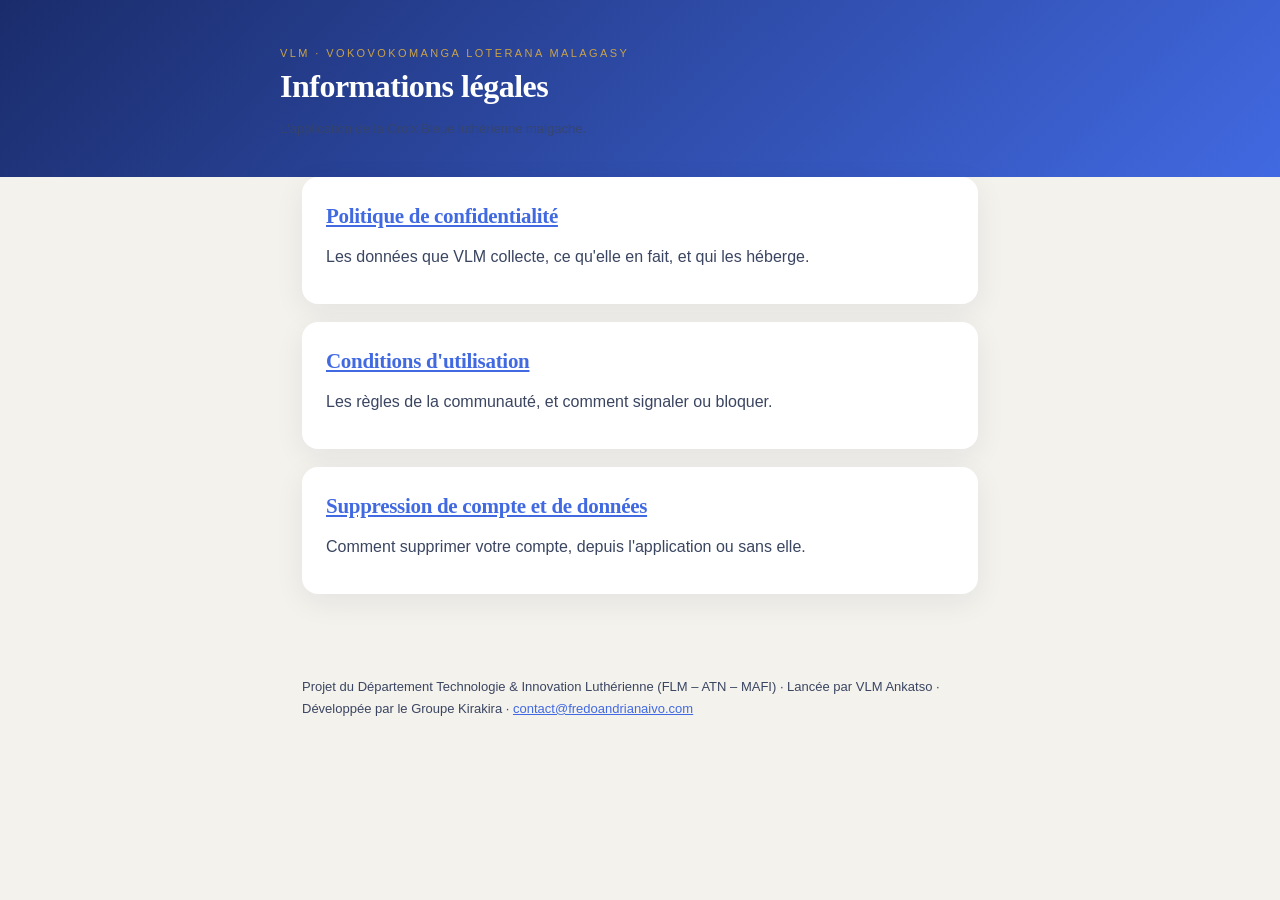
<file: index.html>
<!doctype html>
<html lang="fr">
<head>
<meta charset="utf-8">
<meta name="viewport" content="width=device-width, initial-scale=1">
<title>VLM — Informations légales</title>
<meta name="description" content="Politique de confidentialité, conditions d'utilisation et suppression de compte pour l'application VLM.">
<link rel="stylesheet" href="style.css">
</head>
<body>
<header><div class="wrap">
  <p class="kicker">VLM · Vokovokomanga Loterana Malagasy</p>
  <h1>Informations légales</h1>
  <p class="updated">L'application de la Croix Bleue luthérienne malgache.</p>
</div></header>

<main>
<section>
  <h2><a href="confidentialite.html">Politique de confidentialité</a></h2>
  <p>Les données que VLM collecte, ce qu'elle en fait, et qui les héberge.</p>
</section>
<section>
  <h2><a href="conditions.html">Conditions d'utilisation</a></h2>
  <p>Les règles de la communauté, et comment signaler ou bloquer.</p>
</section>
<section>
  <h2><a href="suppression-compte.html">Suppression de compte et de données</a></h2>
  <p>Comment supprimer votre compte, depuis l'application ou sans elle.</p>
</section>
</main>

<footer>
  <p>Projet du Département Technologie &amp; Innovation Luthérienne (FLM – ATN – MAFI) · Lancée par VLM Ankatso · Développée par le Groupe Kirakira · <a href="mailto:contact@fredoandrianaivo.com">contact@fredoandrianaivo.com</a></p>
</footer>
</body>
</html>
</file>
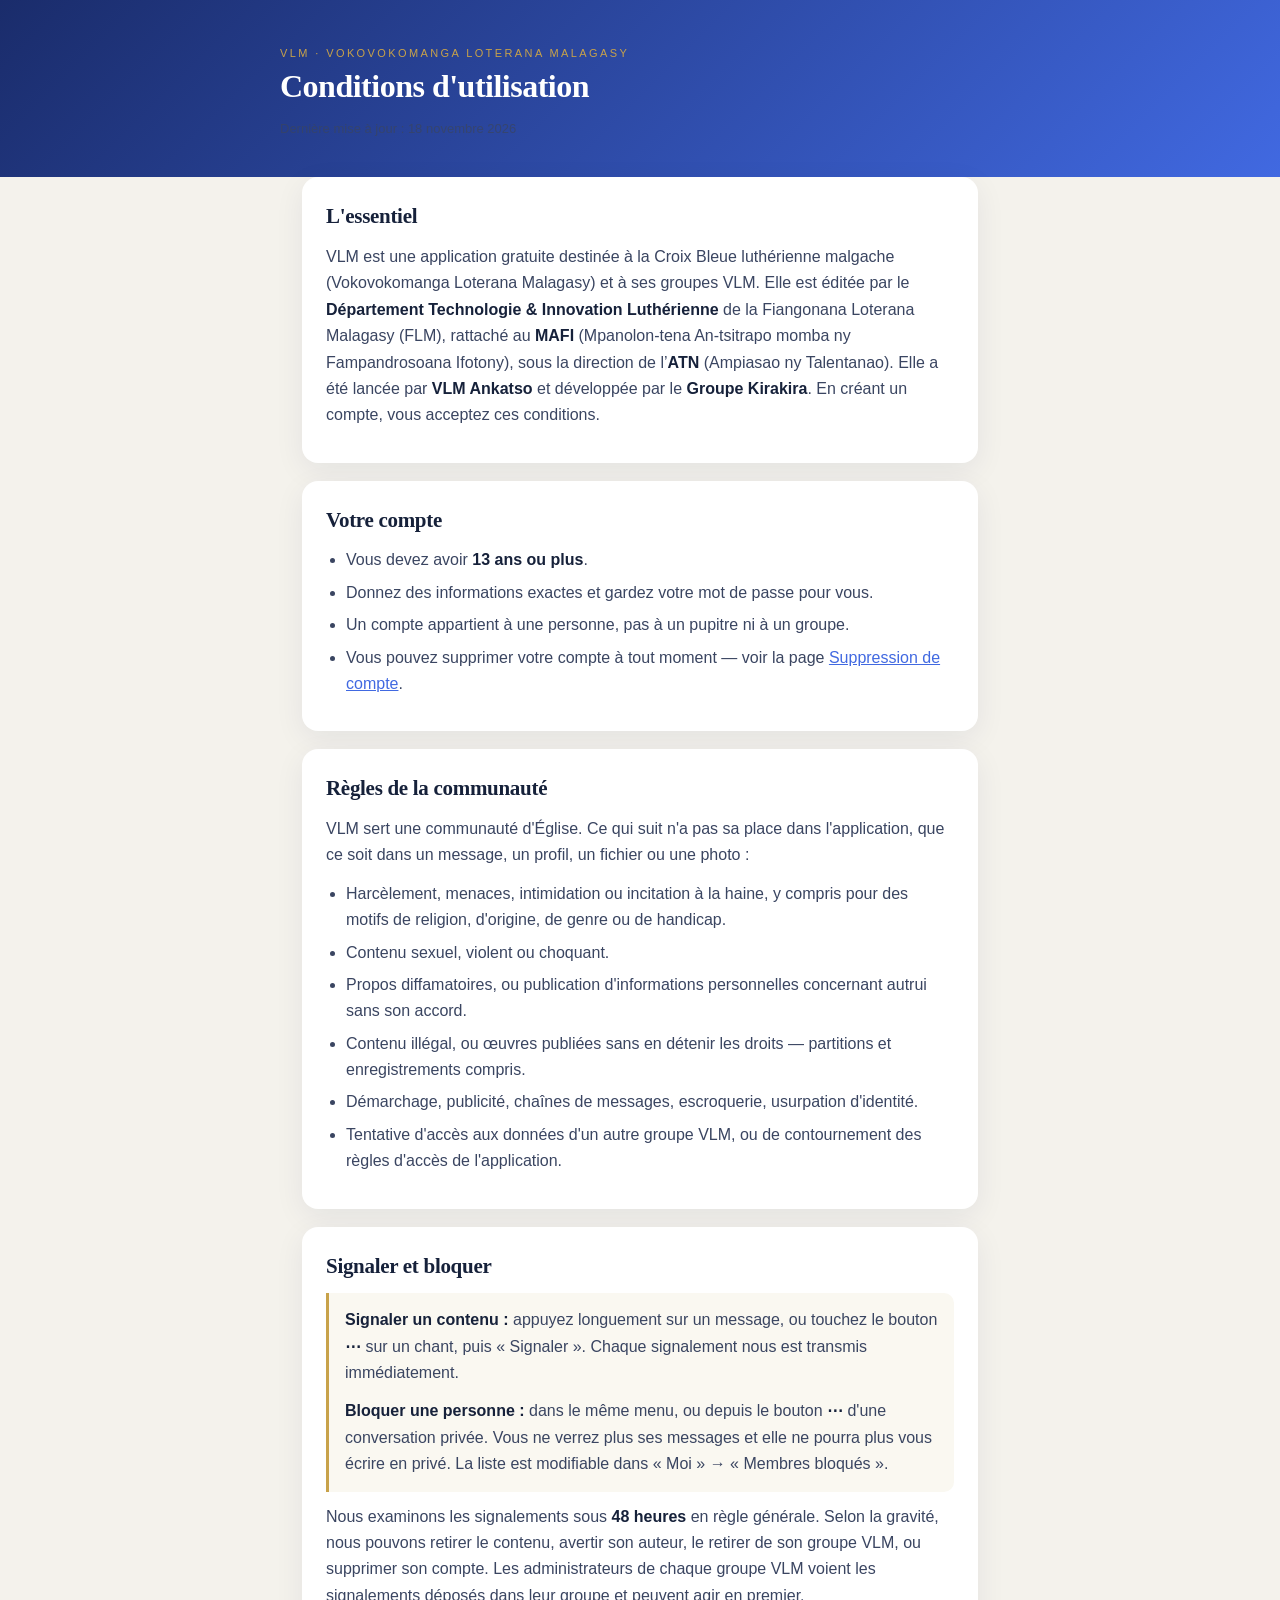
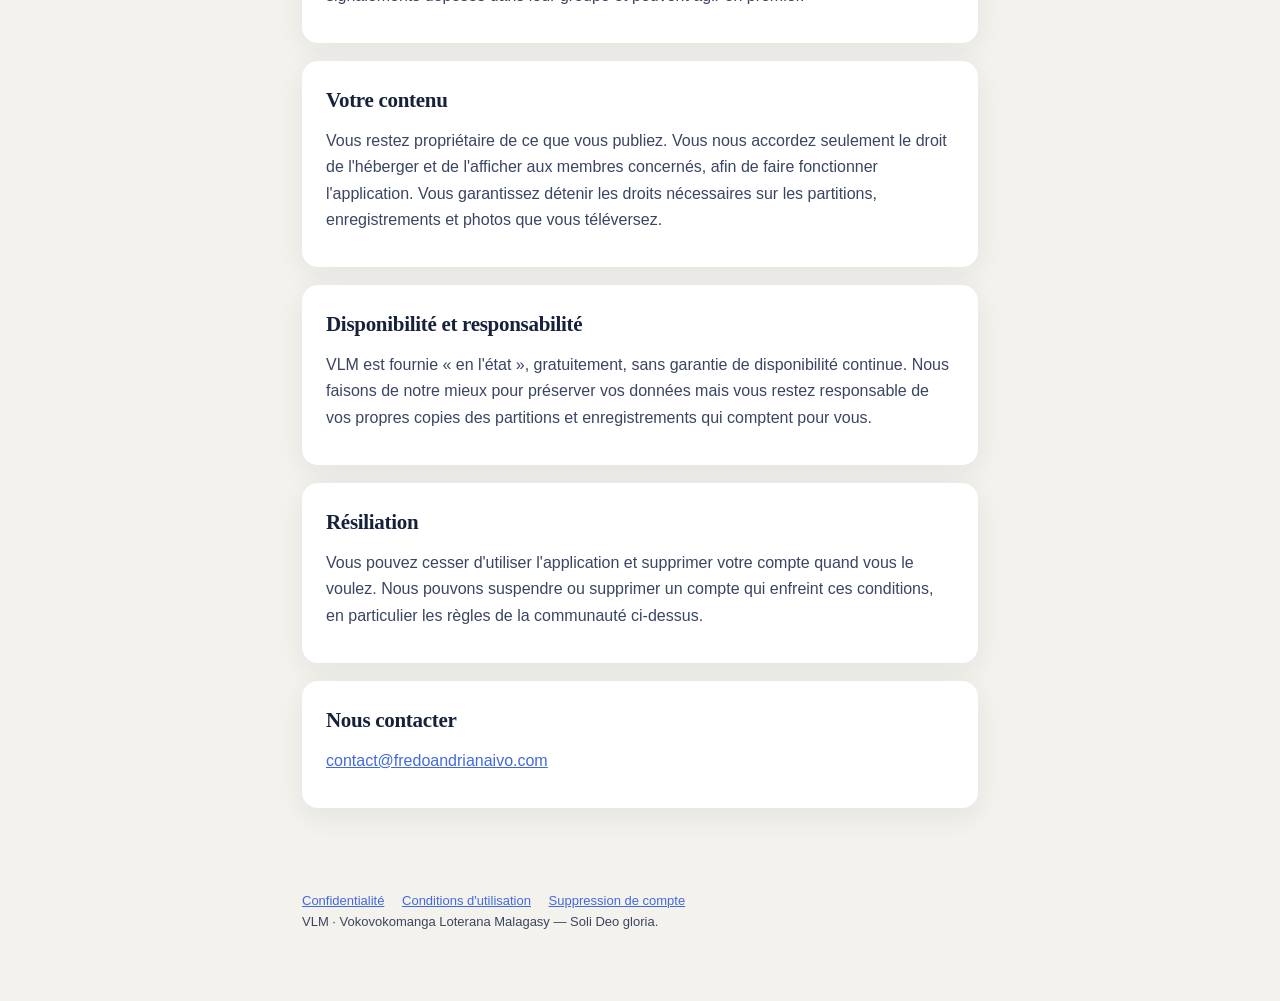
<file: conditions.html>
<!doctype html>
<html lang="fr">
<head>
<meta charset="utf-8">
<meta name="viewport" content="width=device-width, initial-scale=1">
<title>Conditions d'utilisation — VLM</title>
<meta name="description" content="Conditions d'utilisation et règles de la communauté de l'application VLM.">
<link rel="stylesheet" href="style.css">
</head>
<body>
<header><div class="wrap">
  <p class="kicker">VLM · Vokovokomanga Loterana Malagasy</p>
  <h1>Conditions d'utilisation</h1>
  <p class="updated">Dernière mise à jour : 18 novembre 2026</p>
</div></header>

<main>
<section>
  <h2>L'essentiel</h2>
  <p>VLM est une application gratuite destinée à la Croix Bleue luthérienne malgache (Vokovokomanga Loterana Malagasy) et à ses groupes VLM. Elle est éditée par le <strong>Département Technologie &amp; Innovation Luthérienne</strong> de la Fiangonana Loterana Malagasy (FLM), rattaché au <strong>MAFI</strong> (Mpanolon-tena An-tsitrapo momba ny Fampandrosoana Ifotony), sous la direction de l’<strong>ATN</strong> (Ampiasao ny Talentanao). Elle a été lancée par <strong>VLM Ankatso</strong> et développée par le <strong>Groupe Kirakira</strong>. En créant un compte, vous acceptez ces conditions.</p>
</section>

<section>
  <h2>Votre compte</h2>
  <ul>
    <li>Vous devez avoir <strong>13 ans ou plus</strong>.</li>
    <li>Donnez des informations exactes et gardez votre mot de passe pour vous.</li>
    <li>Un compte appartient à une personne, pas à un pupitre ni à un groupe.</li>
    <li>Vous pouvez supprimer votre compte à tout moment — voir la page <a href="suppression-compte.html">Suppression de compte</a>.</li>
  </ul>
</section>

<section>
  <h2>Règles de la communauté</h2>
  <p>VLM sert une communauté d'Église. Ce qui suit n'a pas sa place dans l'application, que ce soit dans un message, un profil, un fichier ou une photo :</p>
  <ul>
    <li>Harcèlement, menaces, intimidation ou incitation à la haine, y compris pour des motifs de religion, d'origine, de genre ou de handicap.</li>
    <li>Contenu sexuel, violent ou choquant.</li>
    <li>Propos diffamatoires, ou publication d'informations personnelles concernant autrui sans son accord.</li>
    <li>Contenu illégal, ou œuvres publiées sans en détenir les droits — partitions et enregistrements compris.</li>
    <li>Démarchage, publicité, chaînes de messages, escroquerie, usurpation d'identité.</li>
    <li>Tentative d'accès aux données d'un autre groupe VLM, ou de contournement des règles d'accès de l'application.</li>
  </ul>
</section>

<section>
  <h2>Signaler et bloquer</h2>
  <div class="callout">
    <p><strong>Signaler un contenu :</strong> appuyez longuement sur un message, ou touchez le bouton <strong>⋯</strong> sur un chant, puis « Signaler ». Chaque signalement nous est transmis immédiatement.</p>
    <p><strong>Bloquer une personne :</strong> dans le même menu, ou depuis le bouton <strong>⋯</strong> d'une conversation privée. Vous ne verrez plus ses messages et elle ne pourra plus vous écrire en privé. La liste est modifiable dans « Moi » → « Membres bloqués ».</p>
  </div>
  <p>Nous examinons les signalements sous <strong>48 heures</strong> en règle générale. Selon la gravité, nous pouvons retirer le contenu, avertir son auteur, le retirer de son groupe VLM, ou supprimer son compte. Les administrateurs de chaque groupe VLM voient les signalements déposés dans leur groupe et peuvent agir en premier.</p>
</section>

<section>
  <h2>Votre contenu</h2>
  <p>Vous restez propriétaire de ce que vous publiez. Vous nous accordez seulement le droit de l'héberger et de l'afficher aux membres concernés, afin de faire fonctionner l'application. Vous garantissez détenir les droits nécessaires sur les partitions, enregistrements et photos que vous téléversez.</p>
</section>

<section>
  <h2>Disponibilité et responsabilité</h2>
  <p>VLM est fournie « en l'état », gratuitement, sans garantie de disponibilité continue. Nous faisons de notre mieux pour préserver vos données mais vous restez responsable de vos propres copies des partitions et enregistrements qui comptent pour vous.</p>
</section>

<section>
  <h2>Résiliation</h2>
  <p>Vous pouvez cesser d'utiliser l'application et supprimer votre compte quand vous le voulez. Nous pouvons suspendre ou supprimer un compte qui enfreint ces conditions, en particulier les règles de la communauté ci-dessus.</p>
</section>

<section>
  <h2>Nous contacter</h2>
  <p><a href="mailto:contact@fredoandrianaivo.com">contact@fredoandrianaivo.com</a></p>
</section>
</main>

<footer>
  <a href="confidentialite.html">Confidentialité</a>
  <a href="conditions.html">Conditions d'utilisation</a>
  <a href="suppression-compte.html">Suppression de compte</a>
  <p>VLM · Vokovokomanga Loterana Malagasy — Soli Deo gloria.</p>
</footer>
</body>
</html>
</file>
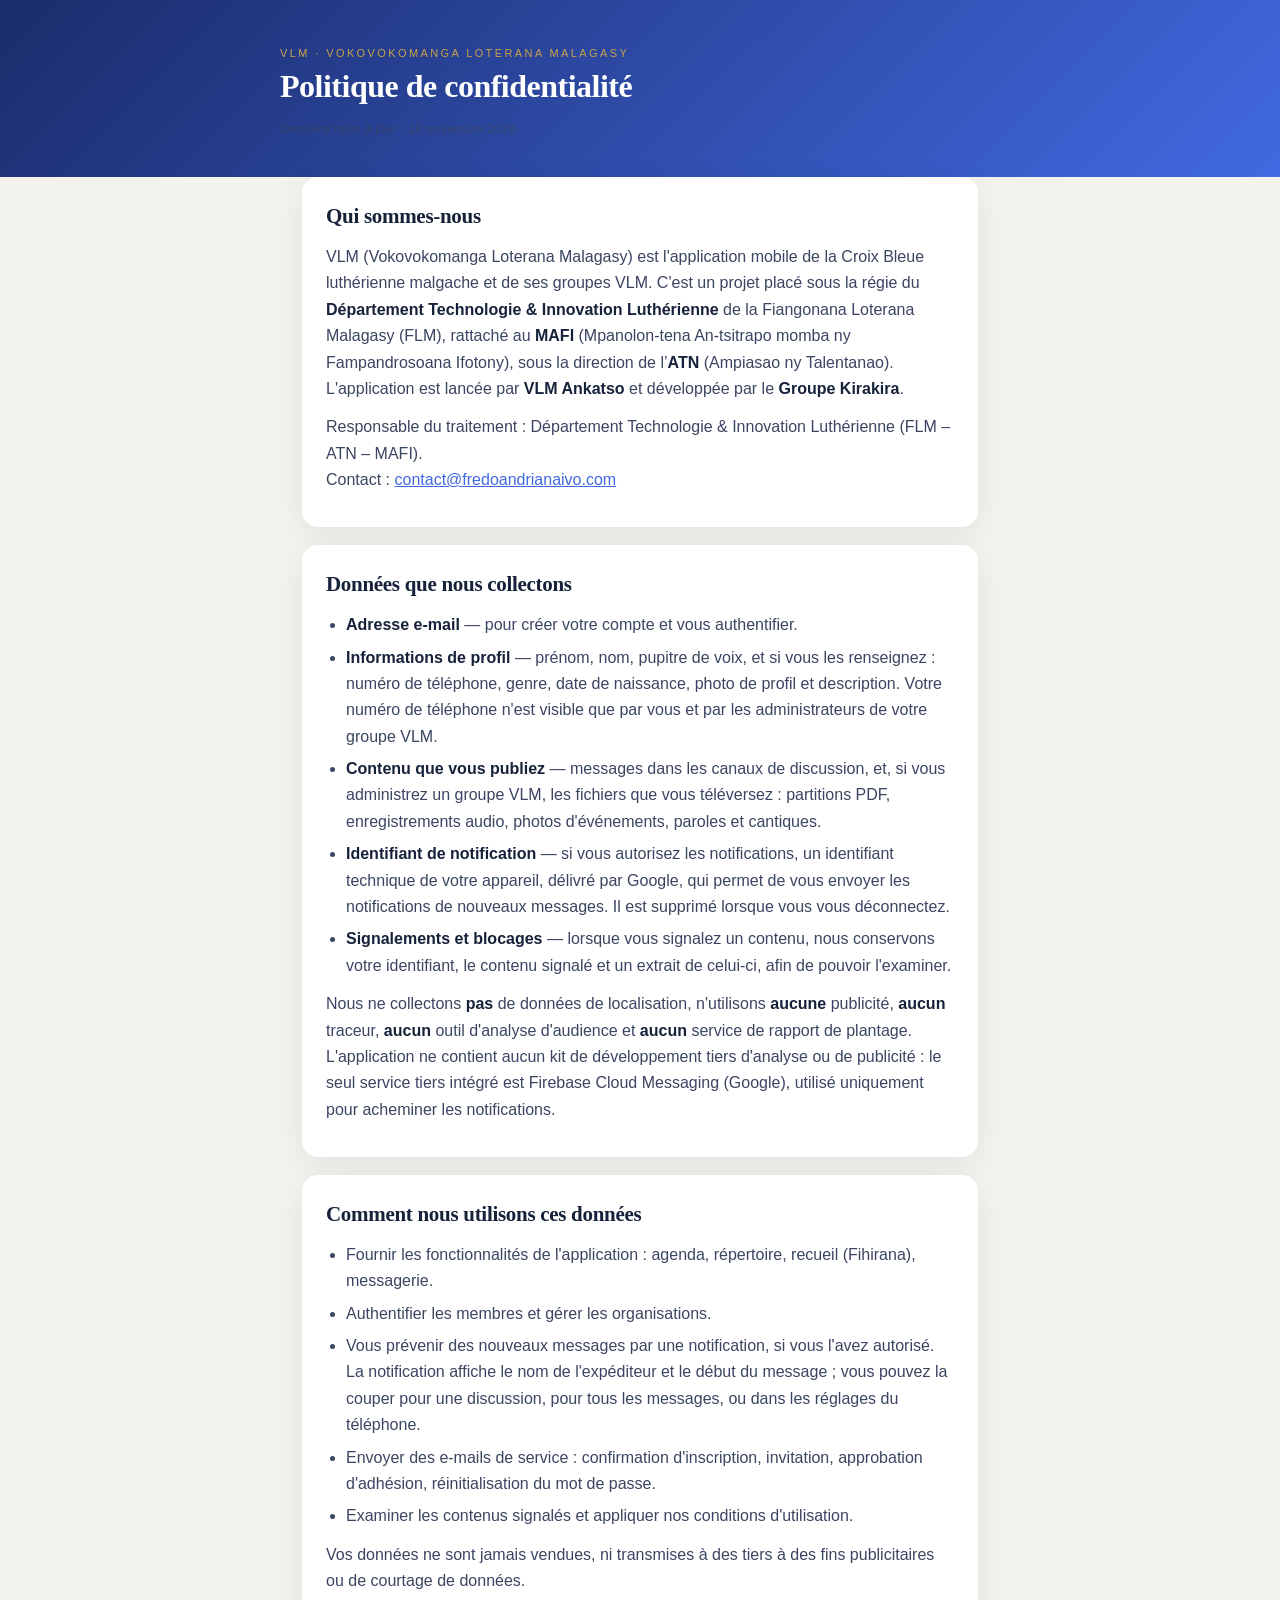
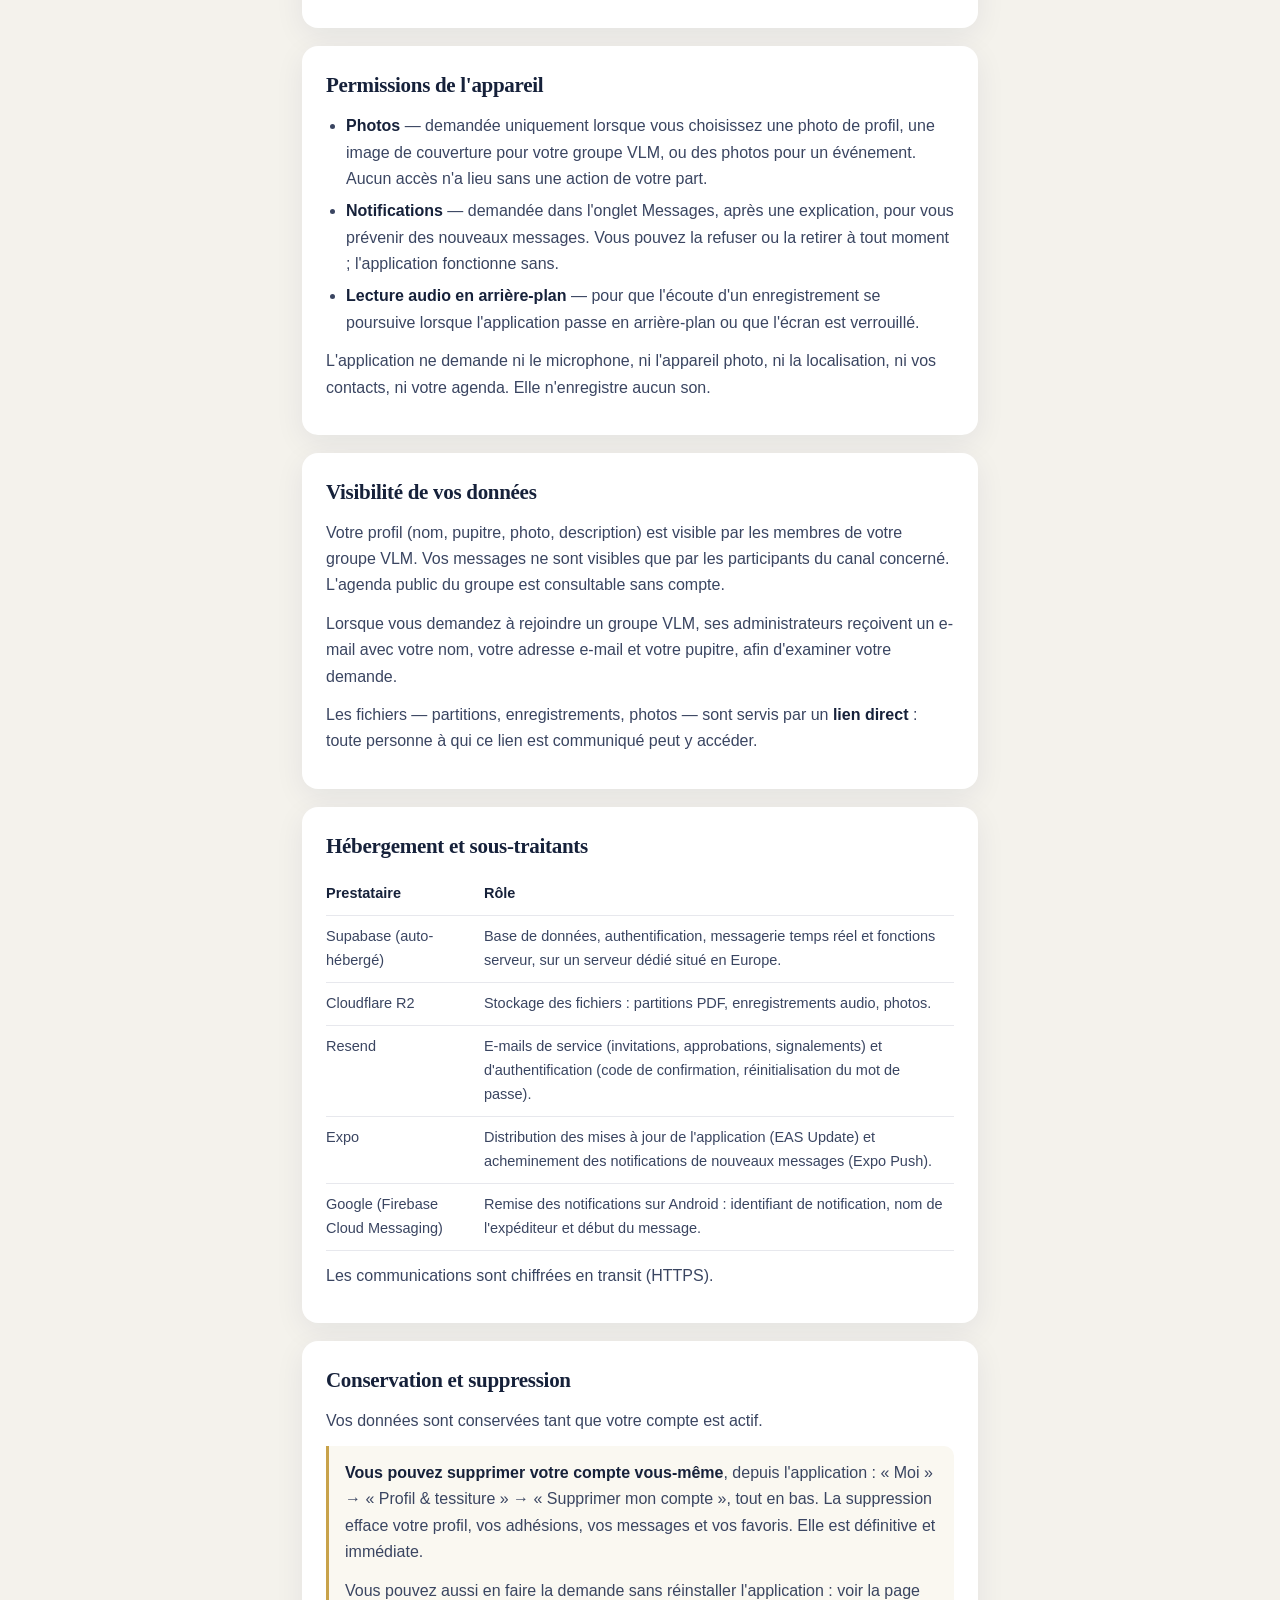
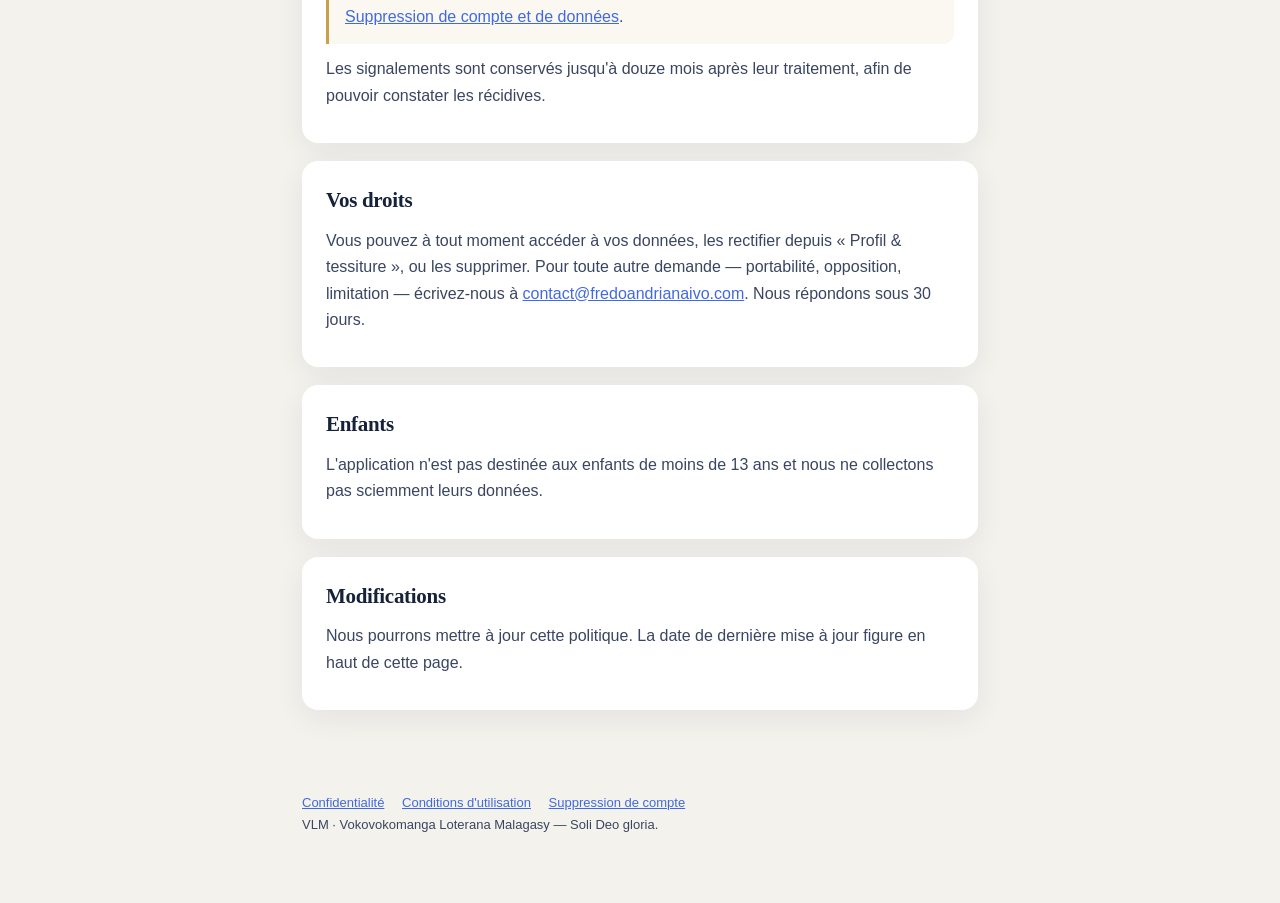
<file: confidentialite.html>
<!doctype html>
<html lang="fr">
<head>
<meta charset="utf-8">
<meta name="viewport" content="width=device-width, initial-scale=1">
<title>Politique de confidentialité — VLM</title>
<meta name="description" content="Politique de confidentialité de l'application VLM (Vokovokomanga Loterana Malagasy).">
<link rel="stylesheet" href="style.css">
</head>
<body>
<header><div class="wrap">
  <p class="kicker">VLM · Vokovokomanga Loterana Malagasy</p>
  <h1>Politique de confidentialité</h1>
  <p class="updated">Dernière mise à jour : 18 novembre 2026</p>
</div></header>

<main>
<section>
  <h2>Qui sommes-nous</h2>
  <p>VLM (Vokovokomanga Loterana Malagasy) est l'application mobile de la Croix Bleue luthérienne malgache et de ses groupes VLM. C'est un projet placé sous la régie du <strong>Département Technologie &amp; Innovation Luthérienne</strong> de la Fiangonana Loterana Malagasy (FLM), rattaché au <strong>MAFI</strong> (Mpanolon-tena An-tsitrapo momba ny Fampandrosoana Ifotony), sous la direction de l’<strong>ATN</strong> (Ampiasao ny Talentanao). L'application est lancée par <strong>VLM Ankatso</strong> et développée par le <strong>Groupe Kirakira</strong>.</p>
  <p>Responsable du traitement : Département Technologie &amp; Innovation Luthérienne (FLM – ATN – MAFI).<br>
  Contact : <a href="mailto:contact@fredoandrianaivo.com">contact@fredoandrianaivo.com</a></p>
</section>

<section>
  <h2>Données que nous collectons</h2>
  <ul>
    <li><strong>Adresse e-mail</strong> — pour créer votre compte et vous authentifier.</li>
    <li><strong>Informations de profil</strong> — prénom, nom, pupitre de voix, et si vous les renseignez : numéro de téléphone, genre, date de naissance, photo de profil et description. Votre numéro de téléphone n'est visible que par vous et par les administrateurs de votre groupe VLM.</li>
    <li><strong>Contenu que vous publiez</strong> — messages dans les canaux de discussion, et, si vous administrez un groupe VLM, les fichiers que vous téléversez : partitions PDF, enregistrements audio, photos d'événements, paroles et cantiques.</li>
    <li><strong>Identifiant de notification</strong> — si vous autorisez les notifications, un identifiant technique de votre appareil, délivré par Google, qui permet de vous envoyer les notifications de nouveaux messages. Il est supprimé lorsque vous vous déconnectez.</li>
    <li><strong>Signalements et blocages</strong> — lorsque vous signalez un contenu, nous conservons votre identifiant, le contenu signalé et un extrait de celui-ci, afin de pouvoir l'examiner.</li>
  </ul>
  <p>Nous ne collectons <strong>pas</strong> de données de localisation, n'utilisons <strong>aucune</strong> publicité, <strong>aucun</strong> traceur, <strong>aucun</strong> outil d'analyse d'audience et <strong>aucun</strong> service de rapport de plantage. L'application ne contient aucun kit de développement tiers d'analyse ou de publicité : le seul service tiers intégré est Firebase Cloud Messaging (Google), utilisé uniquement pour acheminer les notifications.</p>
</section>

<section>
  <h2>Comment nous utilisons ces données</h2>
  <ul>
    <li>Fournir les fonctionnalités de l'application : agenda, répertoire, recueil (Fihirana), messagerie.</li>
    <li>Authentifier les membres et gérer les organisations.</li>
    <li>Vous prévenir des nouveaux messages par une notification, si vous l'avez autorisé. La notification affiche le nom de l'expéditeur et le début du message ; vous pouvez la couper pour une discussion, pour tous les messages, ou dans les réglages du téléphone.</li>
    <li>Envoyer des e-mails de service : confirmation d'inscription, invitation, approbation d'adhésion, réinitialisation du mot de passe.</li>
    <li>Examiner les contenus signalés et appliquer nos conditions d'utilisation.</li>
  </ul>
  <p>Vos données ne sont jamais vendues, ni transmises à des tiers à des fins publicitaires ou de courtage de données.</p>
</section>

<section>
  <h2>Permissions de l'appareil</h2>
  <ul>
    <li><strong>Photos</strong> — demandée uniquement lorsque vous choisissez une photo de profil, une image de couverture pour votre groupe VLM, ou des photos pour un événement. Aucun accès n'a lieu sans une action de votre part.</li>
    <li><strong>Notifications</strong> — demandée dans l'onglet Messages, après une explication, pour vous prévenir des nouveaux messages. Vous pouvez la refuser ou la retirer à tout moment ; l'application fonctionne sans.</li>
    <li><strong>Lecture audio en arrière-plan</strong> — pour que l'écoute d'un enregistrement se poursuive lorsque l'application passe en arrière-plan ou que l'écran est verrouillé.</li>
  </ul>
  <p>L'application ne demande ni le microphone, ni l'appareil photo, ni la localisation, ni vos contacts, ni votre agenda. Elle n'enregistre aucun son.</p>
</section>

<section>
  <h2>Visibilité de vos données</h2>
  <p>Votre profil (nom, pupitre, photo, description) est visible par les membres de votre groupe VLM. Vos messages ne sont visibles que par les participants du canal concerné. L'agenda public du groupe est consultable sans compte.</p>
  <p>Lorsque vous demandez à rejoindre un groupe VLM, ses administrateurs reçoivent un e-mail avec votre nom, votre adresse e-mail et votre pupitre, afin d'examiner votre demande.</p>
  <p>Les fichiers — partitions, enregistrements, photos — sont servis par un <strong>lien direct</strong> : toute personne à qui ce lien est communiqué peut y accéder.</p>
</section>

<section>
  <h2>Hébergement et sous-traitants</h2>
  <table>
    <tr><th>Prestataire</th><th>Rôle</th></tr>
    <tr><td>Supabase (auto-hébergé)</td><td>Base de données, authentification, messagerie temps réel et fonctions serveur, sur un serveur dédié situé en Europe.</td></tr>
    <tr><td>Cloudflare R2</td><td>Stockage des fichiers : partitions PDF, enregistrements audio, photos.</td></tr>
    <tr><td>Resend</td><td>E-mails de service (invitations, approbations, signalements) et d'authentification (code de confirmation, réinitialisation du mot de passe).</td></tr>
    <tr><td>Expo</td><td>Distribution des mises à jour de l'application (EAS Update) et acheminement des notifications de nouveaux messages (Expo Push).</td></tr>
    <tr><td>Google (Firebase Cloud Messaging)</td><td>Remise des notifications sur Android : identifiant de notification, nom de l'expéditeur et début du message.</td></tr>
  </table>
  <p>Les communications sont chiffrées en transit (HTTPS).</p>
</section>

<section>
  <h2>Conservation et suppression</h2>
  <p>Vos données sont conservées tant que votre compte est actif.</p>
  <div class="callout">
    <p><strong>Vous pouvez supprimer votre compte vous-même</strong>, depuis l'application : « Moi » → « Profil &amp; tessiture » → « Supprimer mon compte », tout en bas. La suppression efface votre profil, vos adhésions, vos messages et vos favoris. Elle est définitive et immédiate.</p>
    <p>Vous pouvez aussi en faire la demande sans réinstaller l'application : voir la page <a href="suppression-compte.html">Suppression de compte et de données</a>.</p>
  </div>
  <p>Les signalements sont conservés jusqu'à douze mois après leur traitement, afin de pouvoir constater les récidives.</p>
</section>

<section>
  <h2>Vos droits</h2>
  <p>Vous pouvez à tout moment accéder à vos données, les rectifier depuis « Profil &amp; tessiture », ou les supprimer. Pour toute autre demande — portabilité, opposition, limitation — écrivez-nous à <a href="mailto:contact@fredoandrianaivo.com">contact@fredoandrianaivo.com</a>. Nous répondons sous 30 jours.</p>
</section>

<section>
  <h2>Enfants</h2>
  <p>L'application n'est pas destinée aux enfants de moins de 13 ans et nous ne collectons pas sciemment leurs données.</p>
</section>

<section>
  <h2>Modifications</h2>
  <p>Nous pourrons mettre à jour cette politique. La date de dernière mise à jour figure en haut de cette page.</p>
</section>
</main>

<footer>
  <a href="confidentialite.html">Confidentialité</a>
  <a href="conditions.html">Conditions d'utilisation</a>
  <a href="suppression-compte.html">Suppression de compte</a>
  <p>VLM · Vokovokomanga Loterana Malagasy — Soli Deo gloria.</p>
</footer>
</body>
</html>
</file>
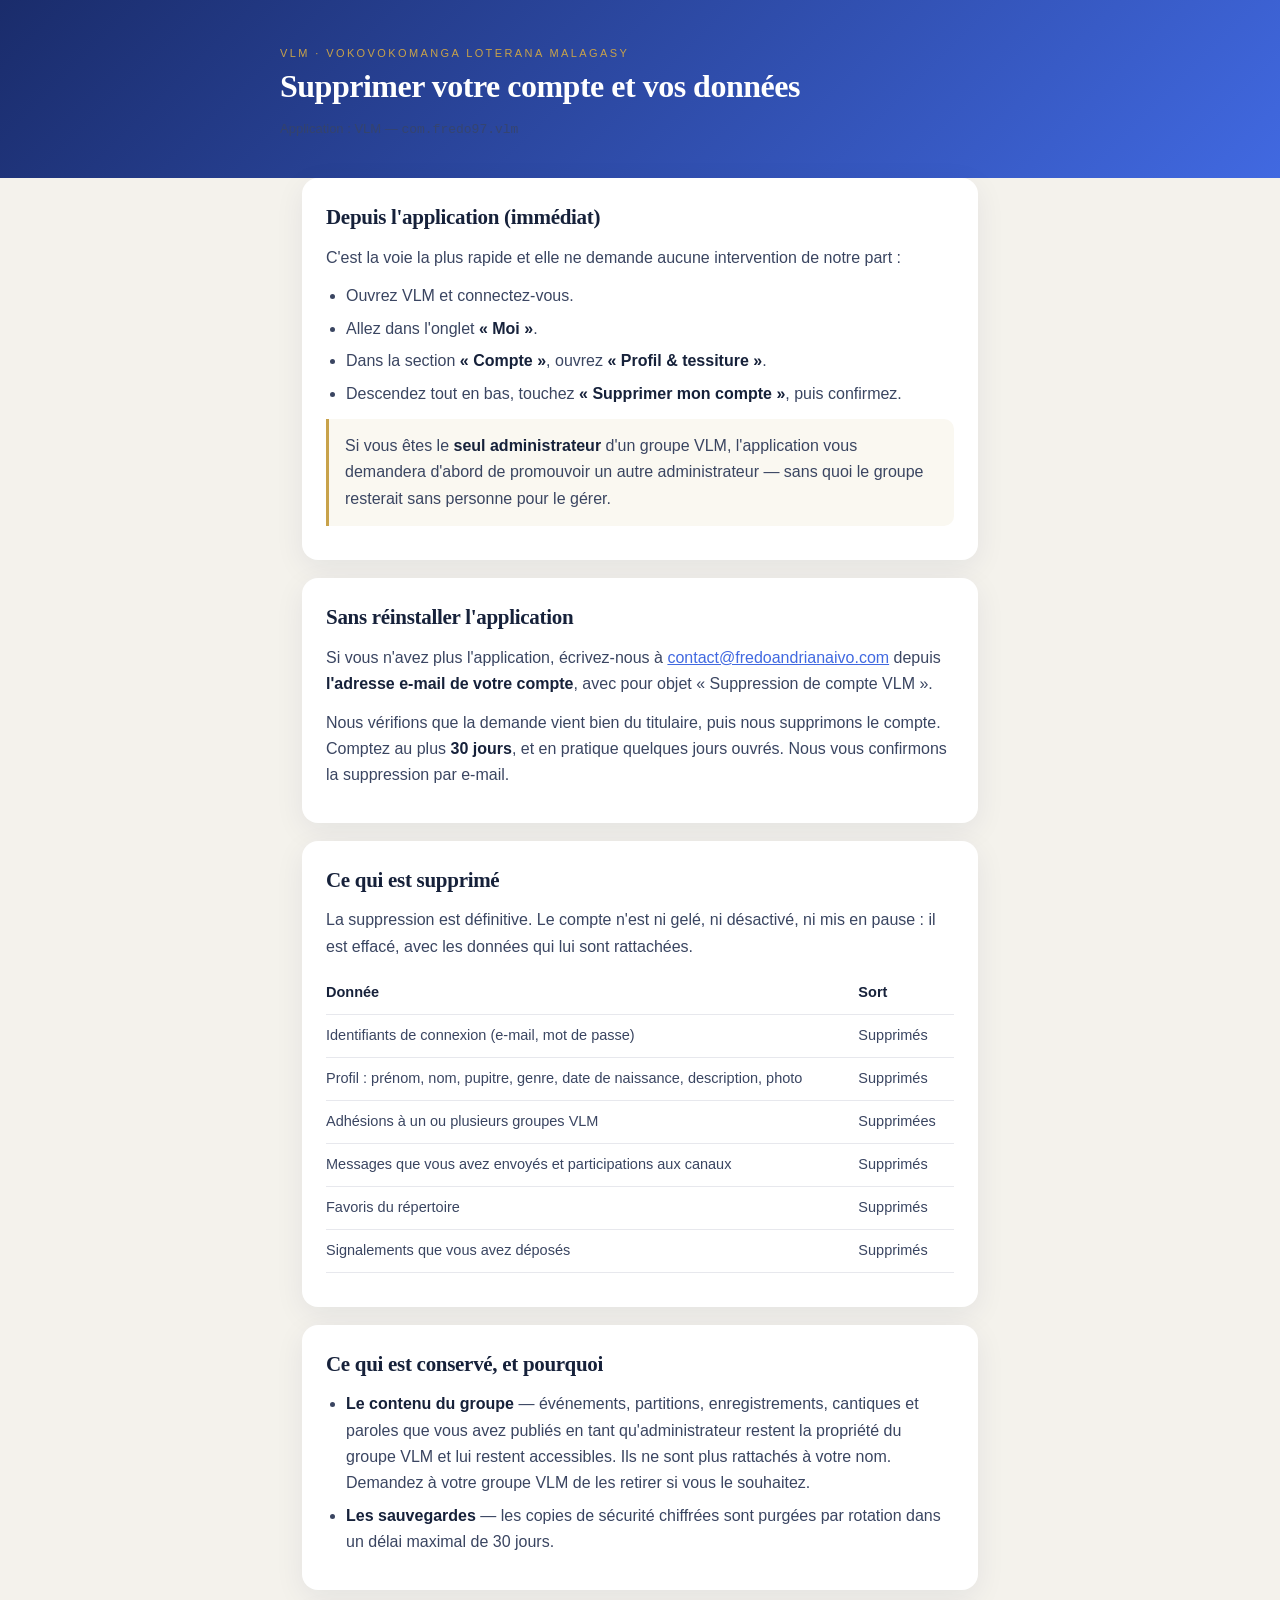
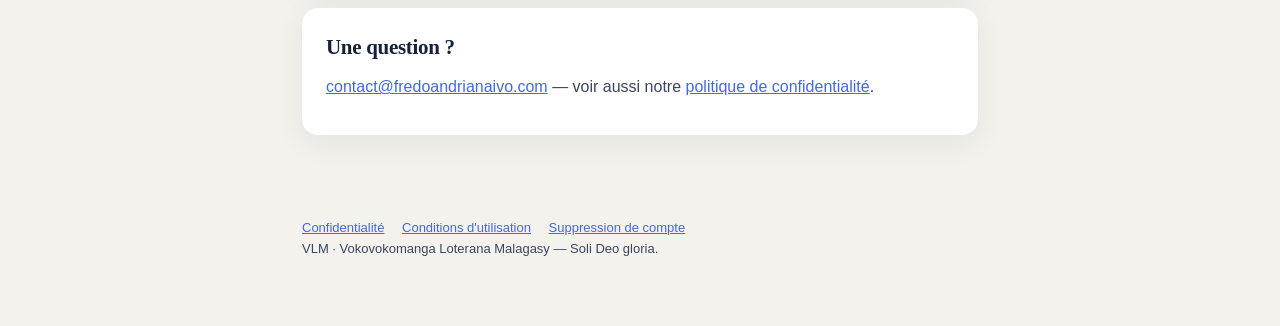
<file: suppression-compte.html>
<!doctype html>
<html lang="fr">
<head>
<meta charset="utf-8">
<meta name="viewport" content="width=device-width, initial-scale=1">
<title>Suppression de compte et de données — VLM</title>
<meta name="description" content="Comment supprimer votre compte VLM et les données associées.">
<link rel="stylesheet" href="style.css">
</head>
<body>
<header><div class="wrap">
  <p class="kicker">VLM · Vokovokomanga Loterana Malagasy</p>
  <h1>Supprimer votre compte et vos données</h1>
  <p class="updated">Application : VLM — <code>com.fredo97.vlm</code></p>
</div></header>

<main>
<section>
  <h2>Depuis l'application (immédiat)</h2>
  <p>C'est la voie la plus rapide et elle ne demande aucune intervention de notre part :</p>
  <ul>
    <li>Ouvrez VLM et connectez-vous.</li>
    <li>Allez dans l'onglet <strong>« Moi »</strong>.</li>
    <li>Dans la section <strong>« Compte »</strong>, ouvrez <strong>« Profil &amp; tessiture »</strong>.</li>
    <li>Descendez tout en bas, touchez <strong>« Supprimer mon compte »</strong>, puis confirmez.</li>
  </ul>
  <div class="callout">
    <p>Si vous êtes le <strong>seul administrateur</strong> d'un groupe VLM, l'application vous demandera d'abord de promouvoir un autre administrateur — sans quoi le groupe resterait sans personne pour le gérer.</p>
  </div>
</section>

<section>
  <h2>Sans réinstaller l'application</h2>
  <p>Si vous n'avez plus l'application, écrivez-nous à <a href="mailto:contact@fredoandrianaivo.com?subject=Suppression%20de%20compte%20VLM">contact@fredoandrianaivo.com</a> depuis <strong>l'adresse e-mail de votre compte</strong>, avec pour objet « Suppression de compte VLM ».</p>
  <p>Nous vérifions que la demande vient bien du titulaire, puis nous supprimons le compte. Comptez au plus <strong>30 jours</strong>, et en pratique quelques jours ouvrés. Nous vous confirmons la suppression par e-mail.</p>
</section>

<section>
  <h2>Ce qui est supprimé</h2>
  <p>La suppression est définitive. Le compte n'est ni gelé, ni désactivé, ni mis en pause : il est effacé, avec les données qui lui sont rattachées.</p>
  <table>
    <tr><th>Donnée</th><th>Sort</th></tr>
    <tr><td>Identifiants de connexion (e-mail, mot de passe)</td><td>Supprimés</td></tr>
    <tr><td>Profil : prénom, nom, pupitre, genre, date de naissance, description, photo</td><td>Supprimés</td></tr>
    <tr><td>Adhésions à un ou plusieurs groupes VLM</td><td>Supprimées</td></tr>
    <tr><td>Messages que vous avez envoyés et participations aux canaux</td><td>Supprimés</td></tr>
    <tr><td>Favoris du répertoire</td><td>Supprimés</td></tr>
    <tr><td>Signalements que vous avez déposés</td><td>Supprimés</td></tr>
  </table>
</section>

<section>
  <h2>Ce qui est conservé, et pourquoi</h2>
  <ul>
    <li><strong>Le contenu du groupe</strong> — événements, partitions, enregistrements, cantiques et paroles que vous avez publiés en tant qu'administrateur restent la propriété du groupe VLM et lui restent accessibles. Ils ne sont plus rattachés à votre nom. Demandez à votre groupe VLM de les retirer si vous le souhaitez.</li>
    <li><strong>Les sauvegardes</strong> — les copies de sécurité chiffrées sont purgées par rotation dans un délai maximal de 30 jours.</li>
  </ul>
</section>

<section>
  <h2>Une question ?</h2>
  <p><a href="mailto:contact@fredoandrianaivo.com">contact@fredoandrianaivo.com</a> — voir aussi notre <a href="confidentialite.html">politique de confidentialité</a>.</p>
</section>
</main>

<footer>
  <a href="confidentialite.html">Confidentialité</a>
  <a href="conditions.html">Conditions d'utilisation</a>
  <a href="suppression-compte.html">Suppression de compte</a>
  <p>VLM · Vokovokomanga Loterana Malagasy — Soli Deo gloria.</p>
</footer>
</body>
</html>
</file>
<file: style.css>
/* Shared shell for the three public legal pages. Brand tokens are copied from
   src/design/tokens.ts; the pages are static and have no build step, so there is
   no import to keep them in sync — change both together. */
:root {
  --paper: #f4f2ec;
  --white: #fff;
  --ink: #16213a;
  --ink-soft: #3a4561;
  --ink-muted: #6a7491;
  --blue: #4169e1;
  --navy: #1a2c6b;
  --gold: #c8a24a;
  --hairline: rgba(20, 30, 80, 0.1);
}
* { box-sizing: border-box; }
body {
  margin: 0;
  background: var(--paper);
  color: var(--ink);
  font: 16px/1.65 -apple-system, "Segoe UI", Roboto, Helvetica, Arial, sans-serif;
}
header {
  background: linear-gradient(135deg, var(--navy), var(--blue));
  color: var(--white);
  padding: 44px 22px 38px;
}
header .wrap { max-width: 720px; margin: 0 auto; }
header .kicker {
  color: var(--gold);
  font-size: 11px;
  letter-spacing: 2.4px;
  text-transform: uppercase;
  margin: 0 0 6px;
}
header h1 {
  font-family: Georgia, "Times New Roman", serif;
  font-size: 32px;
  line-height: 1.18;
  letter-spacing: -0.5px;
  margin: 0;
}
header .updated { margin: 12px 0 0; font-size: 13px; opacity: 0.75; }
main {
  max-width: 720px;
  margin: -18px auto 0;
  padding: 0 22px 64px;
}
section {
  background: var(--white);
  border-radius: 16px;
  padding: 22px 24px;
  margin: 18px 0;
  box-shadow: 0 8px 30px rgba(20, 22, 90, 0.07);
}
h2 {
  font-family: Georgia, "Times New Roman", serif;
  font-size: 21px;
  letter-spacing: -0.3px;
  margin: 0 0 10px;
}
h3 { font-size: 15px; margin: 18px 0 6px; }
p, li { color: var(--ink-soft); }
p { margin: 0 0 12px; }
ul { margin: 0 0 12px; padding-left: 20px; }
li { margin: 0 0 6px; }
a { color: var(--blue); }
strong { color: var(--ink); }
.callout {
  border-left: 3px solid var(--gold);
  background: #faf8f1;
  padding: 14px 16px;
  border-radius: 0 10px 10px 0;
  margin: 0 0 12px;
}
.callout p:last-child { margin-bottom: 0; }
table { width: 100%; border-collapse: collapse; margin: 0 0 12px; }
th, td {
  text-align: left;
  padding: 9px 10px 9px 0;
  border-bottom: 1px solid var(--hairline);
  font-size: 14.5px;
  color: var(--ink-soft);
  vertical-align: top;
}
th { color: var(--ink); font-weight: 600; }
footer {
  max-width: 720px;
  margin: 0 auto;
  padding: 0 22px 56px;
  color: var(--ink-muted);
  font-size: 13px;
}
footer a { margin-right: 14px; }
@media (max-width: 480px) {
  header { padding: 34px 18px 32px; }
  header h1 { font-size: 26px; }
  main, footer { padding-left: 18px; padding-right: 18px; }
  section { padding: 18px; }
}
</file>
